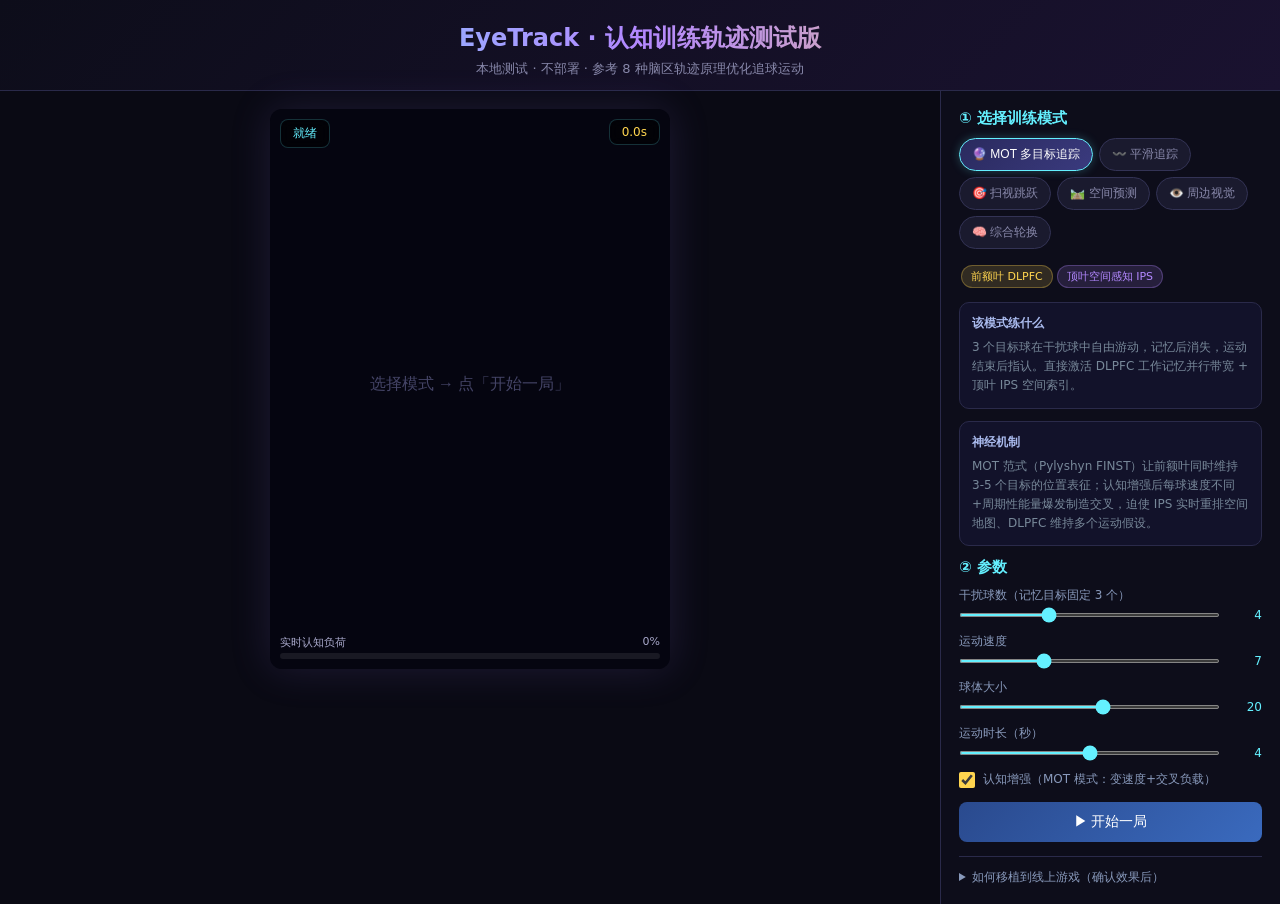
<file: cognitive-trajectory-test.html>
<!DOCTYPE html>
<html lang="zh-CN">
<head>
<meta charset="UTF-8">
<meta name="viewport" content="width=device-width, initial-scale=1.0">
<title>EyeTrack · 认知训练轨迹测试版</title>
<style>
  *{margin:0;padding:0;box-sizing:border-box}
  body{background:#0a0a14;color:#e0e0e8;font-family:'Segoe UI',system-ui,sans-serif;overflow-x:hidden}
  .header{text-align:center;padding:22px 20px 12px;background:linear-gradient(135deg,#0d0d1a,#1a1230);border-bottom:1px solid #2a2a4a}
  .header h1{font-size:24px;background:linear-gradient(90deg,#64f0ff,#b388ff,#ffd54f);-webkit-background-clip:text;-webkit-text-fill-color:transparent;font-weight:700}
  .header p{color:#8888aa;margin-top:6px;font-size:13px}
  .layout{display:grid;grid-template-columns:1fr 340px;gap:0}
  @media(max-width:880px){.layout{grid-template-columns:1fr}}
  .stage{display:flex;flex-direction:column;align-items:center;padding:18px;position:relative}
  .canvas-wrap{position:relative;border-radius:12px;overflow:hidden;box-shadow:0 0 40px rgba(120,100,200,.18);background:#050510}
  #cv{display:block;border-radius:12px;max-width:100%;height:auto;touch-action:none}
  .hud{position:absolute;top:10px;left:10px;right:10px;display:flex;justify-content:space-between;align-items:flex-start;pointer-events:none}
  .hud .tag{background:rgba(0,0,0,.55);backdrop-filter:blur(6px);padding:5px 12px;border-radius:8px;font-size:12px;border:1px solid rgba(100,240,255,.2)}
  .phase-label{color:#64f0ff}
  .timer-label{color:#ffd54f}
  .load-bar{position:absolute;bottom:10px;left:10px;right:10px;pointer-events:none}
  .load-bar .lab{font-size:11px;color:#aaaacc;margin-bottom:3px;display:flex;justify-content:space-between}
  .load-bar .track{height:6px;background:rgba(255,255,255,.08);border-radius:4px;overflow:hidden}
  .load-bar .fill{height:100%;width:0%;background:linear-gradient(90deg,#64f0ff,#b388ff,#ffd54f);transition:width .2s}
  .panel{background:#0d0d1a;border-left:1px solid #2a2a4a;padding:18px;overflow-y:auto}
  @media(max-width:880px){.panel{border-left:none;border-top:1px solid #2a2a4a}}
  .panel h2{font-size:15px;color:#64f0ff;margin-bottom:10px}
  .tabs{display:flex;flex-wrap:wrap;gap:6px;margin-bottom:14px}
  .tab{padding:7px 12px;border:1px solid #333355;border-radius:18px;background:#1a1a2e;color:#8888aa;cursor:pointer;font-size:12px;transition:all .2s}
  .tab:hover{border-color:#5566aa;color:#bbccee}
  .tab.active{background:linear-gradient(135deg,#2a2a5e,#3a3a7e);border-color:#64f0ff;color:#fff;box-shadow:0 0 10px rgba(100,240,255,.25)}
  .region{display:inline-block;padding:3px 9px;border-radius:12px;font-size:11px;margin:2px}
  .r-visual{background:rgba(100,240,255,.15);color:#64f0ff;border:1px solid rgba(100,240,255,.3)}
  .r-spatial{background:rgba(179,136,255,.15);color:#b388ff;border:1px solid rgba(179,136,255,.3)}
  .r-prefrontal{background:rgba(255,213,79,.15);color:#ffd54f;border:1px solid rgba(255,213,79,.3)}
  .r-reaction{background:rgba(255,138,128,.15);color:#ff8a80;border:1px solid rgba(255,138,128,.3)}
  .card{background:#12122a;border:1px solid #2a2a4a;border-radius:10px;padding:12px;margin-bottom:12px}
  .card h3{font-size:12px;color:#aabbee;margin-bottom:6px}
  .card p{font-size:12px;color:#778899;line-height:1.6}
  .ctrl{margin-bottom:11px}
  .ctrl label{display:block;font-size:12px;color:#8899bb;margin-bottom:4px}
  .row{display:flex;align-items:center;gap:8px}
  .row input[type=range]{flex:1;accent-color:#64f0ff;height:4px}
  .row .val{font-size:12px;color:#64f0ff;width:34px;text-align:right}
  .toggle{display:flex;align-items:center;gap:8px;font-size:12px;color:#8899bb;margin:8px 0}
  .toggle input{accent-color:#ffd54f;width:16px;height:16px}
  .btn{width:100%;padding:11px;border:none;border-radius:8px;background:linear-gradient(135deg,#2a4a8e,#3a6abe);color:#fff;font-size:14px;cursor:pointer;transition:all .2s;margin-top:6px}
  .btn:hover{box-shadow:0 0 16px rgba(100,180,255,.4)}
  .btn.alt{background:linear-gradient(135deg,#8e2a2e,#be3a3a)}
  .btn.ghost{background:#1a1a2e;border:1px solid #333355;color:#bbccee}
  .score{font-size:13px;color:#cdd;text-align:center;margin-top:10px;line-height:1.7}
  .score b{color:#ffd54f}
  details{margin-top:14px;border-top:1px solid #2a2a4a;padding-top:12px}
  details summary{cursor:pointer;color:#8899bb;font-size:12px}
  details p,details li{font-size:12px;color:#778899;line-height:1.7}
  details ul{margin:6px 0 6px 18px}
  .hint{position:absolute;bottom:34px;left:50%;transform:translateX(-50%);font-size:13px;color:#fff;background:rgba(0,0,0,.6);padding:6px 14px;border-radius:8px;pointer-events:none;opacity:0;transition:opacity .3s;text-align:center}
  .hint.show{opacity:1}
</style>
</head>
<body>
<div class="header">
  <h1>EyeTrack · 认知训练轨迹测试版</h1>
  <p>本地测试 · 不部署 · 参考 8 种脑区轨迹原理优化追球运动</p>
</div>

<div class="layout">
  <div class="stage">
    <div class="canvas-wrap">
      <canvas id="cv" width="400" height="560"></canvas>
      <div class="hud">
        <div class="tag phase-label" id="phaseLabel">就绪</div>
        <div class="tag timer-label" id="timerLabel">0.0s</div>
      </div>
      <div class="load-bar">
        <div class="lab"><span>实时认知负荷</span><span id="loadVal">0%</span></div>
        <div class="track"><div class="fill" id="loadFill"></div></div>
      </div>
      <div class="hint" id="hint"></div>
    </div>
  </div>

  <div class="panel">
    <h2>① 选择训练模式</h2>
    <div class="tabs" id="tabs"></div>

    <div id="regions" style="margin-bottom:12px"></div>

    <div class="card">
      <h3>该模式练什么</h3>
      <p id="modeDesc"></p>
    </div>

    <div class="card">
      <h3>神经机制</h3>
      <p id="modeNeuro"></p>
    </div>

    <h2>② 参数</h2>
    <div class="ctrl">
      <label>干扰球数（记忆目标固定 3 个）</label>
      <div class="row"><input type="range" id="pDistract" min="0" max="12" value="4"><span class="val" id="pDistractV">4</span></div>
    </div>
    <div class="ctrl">
      <label>运动速度</label>
      <div class="row"><input type="range" id="pSpeed" min="1" max="20" value="7"><span class="val" id="pSpeedV">7</span></div>
    </div>
    <div class="ctrl">
      <label>球体大小</label>
      <div class="row"><input type="range" id="pSize" min="10" max="28" value="20"><span class="val" id="pSizeV">20</span></div>
    </div>
    <div class="ctrl">
      <label>运动时长（秒）</label>
      <div class="row"><input type="range" id="pDur" min="2" max="6" value="4" step="0.5"><span class="val" id="pDurV">4</span></div>
    </div>

    <div class="toggle">
      <input type="checkbox" id="pEnhance" checked>
      <label for="pEnhance" style="margin:0">认知增强（MOT 模式：变速度+交叉负载）</label>
    </div>

    <button class="btn" id="playBtn">▶ 开始一局</button>
    <button class="btn ghost" id="confirmBtn" style="display:none">✓ 确认指认</button>
    <button class="btn alt" id="nextBtn" style="display:none">下一局 →</button>

    <div class="score" id="score"></div>

    <details>
      <summary>如何移植到线上游戏（确认效果后）</summary>
      <p>本测试页的轨迹函数都是纯函数、零依赖，可直接搬进 <code>game.js</code>：</p>
      <ul>
        <li>把 <code>updateMOT / updatePursuit / updateSaccade / updatePredict / updatePeripheral</code> 作为新的轨迹类型接入 engine</li>
        <li>levels.js 的 <code>trajType</code> 字段扩展为这 5 种 + 'fullbrain' 轮换</li>
        <li>记忆目标固定 3 个（Cowan K=4±1 最优训练负载），其余为干扰球</li>
        <li>实时认知负荷可作为难度自适应系数，替换当前固定 speed 曲线</li>
      </ul>
      <p>确认手感后告诉我，我把引擎并入正式项目并部署。</p>
    </details>
  </div>
</div>

<script>
// ====== 配置与状态 ======
const cv = document.getElementById('cv');
const ctx = cv.getContext('2d');
const W = cv.width, H = cv.height;
const TARGET_COUNT = 3;          // 固定记忆 3 个球（Cowan K 值最优）
const SHOW_DUR = 2.2;            // 记忆展示秒数

const REGION_LABEL = {
  visual:{name:'视觉皮层 V1/V5', cls:'r-visual'},
  spatial:{name:'顶叶空间感知 IPS', cls:'r-spatial'},
  prefrontal:{name:'前额叶 DLPFC', cls:'r-prefrontal'},
  reaction:{name:'反应/抑制', cls:'r-reaction'}
};

const MODES = {
  mot:{
    name:'🔮 MOT 多目标追踪', icon:'🔮',
    regions:['prefrontal','spatial'],
    desc:'3 个目标球在干扰球中自由游动，记忆后消失，运动结束后指认。直接激活 DLPFC 工作记忆并行带宽 + 顶叶 IPS 空间索引。',
    neuro:'MOT 范式（Pylyshyn FINST）让前额叶同时维持 3-5 个目标的位置表征；认知增强后每球速度不同+周期性能量爆发制造交叉，迫使 IPS 实时重排空间地图、DLPFC 维持多个运动假设。'
  },
  pursuit:{
    name:'〰️ 平滑追踪', icon:'〰️',
    regions:['visual'],
    desc:'球沿正弦/圆弧/8 字曲线匀速运动，用眼睛跟随。激活 V1→V5/MT 运动处理通路。',
    neuro:'平滑追踪眼动由小脑-脑桥调控，匀速曲线持续刺激 magnocellular 大细胞通路，提升运动方向/速度感知灵敏度（V5/MT）。记忆负载较低，偏"视觉皮层唤醒"。'
  },
  saccade:{
    name:'🎯 扫视跳跃', icon:'🎯',
    regions:['visual','reaction'],
    desc:'球在随机位置间瞬间跳转停留，训练快速扫视与空间注意转移。',
    neuro:'扫视由额叶眼区(FEF)与上丘控制；跳跃式刺激激活顶叶眼区(PEF)，强化空间注意转移速度，间接锻炼前额叶反应决策。'
  },
  predict:{
    name:'🛤️ 空间预测', icon:'🛤️',
    regions:['spatial','prefrontal'],
    desc:'球直线匀速、碰壁反弹、彼此交叉。需预判轨迹与碰撞点。',
    neuro:'轨迹预测激活 IPS 空间推理 + DLPFC 预测编码；球交叉时工作记忆需维持多个假设，直接锻炼并行处理。'
  },
  peripheral:{
    name:'👁️ 周边视觉', icon:'👁️',
    regions:['spatial','visual'],
    desc:'中心固定注视点，目标球在外围环带短距跳动闪烁，训练不转眼的周边觉察。',
    neuro:'周边刺激激活 V1 离心区与 V2/V3 周边映射；训练顶叶注意网络在眼位不动时感知周边事件，扩展有效视野(UFOV)。'
  },
  fullbrain:{
    name:'🧠 综合轮换', icon:'🧠',
    regions:['prefrontal','spatial','visual'],
    desc:'每局在 MOT→平滑→扫视→预测 间轮换，全流程覆盖四大脑区。',
    neuro:'间隔重复+多范式轮换最大化突触可塑性(LTP)；每日 5 分钟分模块优于集中练习。'
  }
};
const FULLBRAIN_SEQ = ['mot','pursuit','saccade','predict'];

const G = {
  mode:'mot', fbIndex:0,
  enhance:true,
  p:{distract:4, speed:7, size:20, dur:4},
  balls:[], targetIds:[], selected:[],
  phase:'idle', phaseStart:0, moveElapsed:0,
  crossings:0, closeSet:new Set(), load:0,
  round:0, totalCorrect:0, roundsDone:0,
  raf:null, lastT:0
};

// ====== 工具 ======
function rand(a,b){return a+Math.random()*(b-a);}
function clamp(v,a,b){return Math.max(a,Math.min(b,v));}
function normAngle(a){while(a>Math.PI)a-=2*Math.PI;while(a<-Math.PI)a+=2*Math.PI;return a;}

function makeBall(x,y,target){
  return {
    x,y, vx:0, vy:0, r:G.p.size, target:!!target, id:Math.random(),
    trail:[],
    // swim 字段
    angle:rand(0,Math.PI*2), turnRate:2.4,
    baseSpeed:0, speedFactor:1, burst:0, burstT:rand(1,3),
    swimFreq:rand(0.5,1.4), swimPhase:rand(0,Math.PI*2), swimAmp:rand(20,70),
    // pursuit 字段
    curveType:Math.floor(rand(0,3)), amp:rand(70,150), freq:rand(0.4,1.0), phase:rand(0,Math.PI*2),
    cx:0, cy:0,
    // saccade / peripheral 字段
    nextJump:rand(0.4,1.2), stay:0, isFix:false,
    flash:0
  };
}

function resolveOverlaps(){
  // 硬位移修正，保证零重叠（参考 swim 模型经验）
  const arr=G.balls;
  for(let iter=0;iter<4;iter++){
    for(let i=0;i<arr.length;i++){
      for(let j=i+1;j<arr.length;j++){
        const a=arr[i],b=arr[j];
        const dx=b.x-a.x, dy=b.y-a.y; let d=Math.hypot(dx,dy);
        const min=a.r+b.r+2;
        if(d<min){
          if(d<0.01){d=0.01;}
          const ox=(dx/d)*(min-d)/2, oy=(dy/d)*(min-d)/2;
          a.x-=ox; a.y-=oy; b.x+=ox; b.y+=oy;
        }
      }
    }
    for(const b of arr){ b.x=clamp(b.x,b.r,W-b.r); b.y=clamp(b.y,b.r,H-b.r); }
  }
}

function initRound(){
  G.balls=[]; G.selected=[]; G.crossings=0; G.closeSet.clear(); G.load=0;
  const cx=W/2, cy=H/2;
  // 3 个目标
  for(let i=0;i<TARGET_COUNT;i++){
    const ang=(i/TARGET_COUNT)*Math.PI*2 + rand(-0.3,0.3);
    const b=makeBall(cx+Math.cos(ang)*rand(60,140), cy+Math.sin(ang)*rand(60,140), true);
    G.balls.push(b);
  }
  // 干扰球
  for(let i=0;i<G.p.distract;i++){
    G.balls.push(makeBall(rand(60,W-60), rand(80,H-60), false));
  }
  // pursuit / peripheral 中心点
  G.balls.forEach(b=>{ b.cx=rand(80,W-80); b.cy=rand(100,H-80); });
  // 速度
  const baseSp = G.p.speed*20;
  G.balls.forEach(b=>{
    b.baseSpeed = baseSp * (G.enhance? rand(0.85,1.35) : 1);
    b.speedFactor = 1;
  });
  resolveOverlaps();
  G.targetIds = G.balls.filter(b=>b.target).map(b=>b.id);
  G.phase='show'; G.phaseStart=performance.now()/1000;
  showHint('记住红圈标记的 '+TARGET_COUNT+' 个球');
  document.getElementById('playBtn').style.display='none';
  document.getElementById('confirmBtn').style.display='none';
  document.getElementById('nextBtn').style.display='none';
}

// ====== 运动更新（每种模式一个函数）======
function updateMOT(dt){
  for(const b of G.balls){
    // 朝随机目标点转向（平滑）
    const dx=b.cx-b.x, dy=b.cy-b.y; const dist=Math.hypot(dx,dy);
    if(dist<14 || b.stay<=0){
      b.cx=rand(60,W-60); b.cy=rand(80,H-80); b.stay=rand(1.2,2.6);
    } else b.stay-=dt;
    const desired=Math.atan2(dy,dx);
    b.angle += clamp(normAngle(desired-b.angle), -b.turnRate*dt, b.turnRate*dt);
    // 路径弯曲（swim 波浪）
    b.angle += Math.sin(performance.now()/1000*b.swimFreq + b.swimPhase)*b.swimAmp*dt*0.02;
    // 认知增强：周期性速度爆发 → 制造交叉
    let sp=b.baseSpeed*b.speedFactor;
    if(G.enhance){
      b.burstT-=dt;
      if(b.burstT<=0){ b.burst=rand(0.4,0.9); b.burstT=rand(1.5,3.5); }
      if(b.burst>0){ sp*=1.7; b.burst-=dt; }
    }
    b.vx=Math.cos(b.angle)*sp; b.vy=Math.sin(b.angle)*sp;
    b.x+=b.vx*dt; b.y+=b.vy*dt;
    // 碰壁反弹
    if(b.x<b.r){b.x=b.r;b.angle=Math.PI-b.angle;}
    if(b.x>W-b.r){b.x=W-b.r;b.angle=Math.PI-b.angle;}
    if(b.y<b.r){b.y=b.r;b.angle=-b.angle;}
    if(b.y>H-b.r){b.y=H-b.r;b.angle=-b.angle;}
    pushTrail(b);
  }
  resolveOverlaps();
}

function updatePursuit(dt){
  const t=G.moveElapsed;
  for(const b of G.balls){
    const ph=t*b.freq + b.phase;
    if(b.curveType===0){ b.x=b.cx+Math.sin(ph)*b.amp; b.y=b.cy+Math.sin(ph*1.5)*b.amp*0.5; }
    else if(b.curveType===1){ b.x=b.cx+Math.cos(ph)*b.amp; b.y=b.cy+Math.sin(ph)*b.amp*0.7; }
    else { b.x=b.cx+Math.sin(ph)*b.amp; b.y=b.cy+Math.sin(ph*2)*b.amp*0.5; }
    b.x=clamp(b.x,b.r,W-b.r); b.y=clamp(b.y,b.r,H-b.r);
    pushTrail(b);
  }
}

function updateSaccade(dt){
  for(const b of G.balls){
    if(b.isFix) continue;
    b.nextJump-=dt;
    if(b.nextJump<=0){
      b.x=rand(70,W-70); b.y=rand(90,H-70);
      b.nextJump=rand(0.7,1.6); b.flash=1;
      resolveOverlaps();
    }
    if(b.flash>0) b.flash-=dt*1.5;
  }
}

function updatePredict(dt){
  const sp=G.p.speed*20;
  for(const b of G.balls){
    b.x+=b.vx*dt; b.y+=b.vy*dt;
    if(b.x<b.r){b.x=b.r;b.vx*=-1;}
    if(b.x>W-b.r){b.x=W-b.r;b.vx*=-1;}
    if(b.y<b.r){b.y=b.r;b.vy*=-1;}
    if(b.y>H-b.r){b.y=H-b.r;b.vy*=-1;}
    pushTrail(b);
  }
}

function updatePeripheral(dt){
  const cx=W/2, cy=H/2;
  for(const b of G.balls){
    b.nextJump-=dt;
    if(b.nextJump<=0){
      const ang=rand(0,Math.PI*2), d=rand(150,250);
      b.x=clamp(cx+Math.cos(ang)*d, b.r, W-b.r);
      b.y=clamp(cy+Math.sin(ang)*d, b.r, H-b.r);
      b.nextJump=rand(0.8,1.8); b.flash=1;
      resolveOverlaps();
    }
    if(b.flash>0) b.flash-=dt*2;
  }
}

function pushTrail(b){
  b.trail.push({x:b.x,y:b.y});
  if(b.trail.length>16) b.trail.shift();
}

function updateLoad(){
  // 实时认知负荷：球数×速度×交叉事件×干扰
  let avgSp=0; for(const b of G.balls){ avgSp+=Math.hypot(b.vx,b.vy); }
  avgSp/=G.balls.length||1;
  const spNorm=clamp(avgSp/260,0,1);
  let load=(G.balls.length*3.2 + spNorm*32 + G.crossings*1.5 + G.p.distract*3);
  if(G.mode==='mot' && G.enhance) load*=1.15;
  G.load=clamp(Math.round(load),0,100);
  // 交叉计数
  const arr=G.balls;
  for(let i=0;i<arr.length;i++)for(let j=i+1;j<arr.length;j++){
    const d=Math.hypot(arr[i].x-arr[j].x, arr[i].y-arr[j].y);
    const key=i+'_'+j;
    if(d < (arr[i].r+arr[j].r)*1.15){
      if(!G.closeSet.has(key)){ G.closeSet.add(key); G.crossings++; }
    } else G.closeSet.delete(key);
  }
}

// ====== 渲染 ======
function draw(){
  ctx.fillStyle='#050510'; ctx.fillRect(0,0,W,H);
  // 网格
  ctx.strokeStyle='rgba(40,40,80,.25)'; ctx.lineWidth=1;
  for(let x=0;x<W;x+=50){ctx.beginPath();ctx.moveTo(x,0);ctx.lineTo(x,H);ctx.stroke();}
  for(let y=0;y<H;y+=50){ctx.beginPath();ctx.moveTo(0,y);ctx.lineTo(W,y);ctx.stroke();}
  // 周边视觉：中心注视点
  if(G.mode==='peripheral'){
    ctx.strokeStyle='rgba(100,240,255,.25)';ctx.lineWidth=1;
    ctx.beginPath();ctx.moveTo(W/2-14,H/2);ctx.lineTo(W/2+14,H/2);ctx.moveTo(W/2,H/2-14);ctx.lineTo(W/2,H/2+14);ctx.stroke();
  }
  // 轨迹
  for(const b of G.balls){
    if(b.trail.length>1){
      ctx.strokeStyle='rgba(179,136,255,.22)';ctx.lineWidth=2;
      ctx.beginPath();
      b.trail.forEach((p,i)=>{i===0?ctx.moveTo(p.x,p.y):ctx.lineTo(p.x,p.y);});
      ctx.stroke();
    }
  }
  // 球
  for(const b of G.balls){
    const col = b.flash>0 ? '#64f0ff' : '#9C27B0';
    const g=ctx.createRadialGradient(b.x,b.y,0,b.x,b.y,b.r*2);
    g.addColorStop(0,col); g.addColorStop(.5,col+'80'); g.addColorStop(1,col+'00');
    ctx.fillStyle=g; ctx.beginPath(); ctx.arc(b.x,b.y,b.r*2,0,Math.PI*2); ctx.fill();
    ctx.fillStyle=col; ctx.beginPath(); ctx.arc(b.x,b.y,b.r,0,Math.PI*2); ctx.fill();
    ctx.fillStyle='rgba(255,255,255,.3)'; ctx.beginPath(); ctx.arc(b.x-b.r*.3,b.y-b.r*.3,b.r*.4,0,Math.PI*2); ctx.fill();
    // 环
    if(G.phase==='show' && b.target){
      ctx.strokeStyle='#ff4444';ctx.lineWidth=3;ctx.beginPath();ctx.arc(b.x,b.y,b.r+6,0,Math.PI*2);ctx.stroke();
    }
    if(G.phase==='input' && G.selected.includes(b.id)){
      ctx.strokeStyle='#64f0ff';ctx.lineWidth=3;ctx.beginPath();ctx.arc(b.x,b.y,b.r+6,0,Math.PI*2);ctx.stroke();
    }
    if(G.phase==='result'){
      if(b.target){ctx.strokeStyle='#4caf50';}       // 正确目标
      else if(G.selected.includes(b.id)){ctx.strokeStyle='#f44336';} // 误选
      else continue;
      ctx.lineWidth=3;ctx.beginPath();ctx.arc(b.x,b.y,b.r+6,0,Math.PI*2);ctx.stroke();
    }
  }
  // 阶段提示
  ctx.font='15px Segoe UI'; ctx.textAlign='center';
  if(G.phase==='move'){ ctx.fillStyle='#64f0ff'; ctx.fillText('追踪它们的位置…', W/2, 30); }
  if(G.phase==='input'){ ctx.fillStyle='#ffd54f'; ctx.fillText('点击你记得的 '+TARGET_COUNT+' 个目标', W/2, 30); }
  if(G.phase==='result'){ ctx.fillStyle='#fff'; ctx.fillText('本局结果', W/2, 30); }
}

// ====== 主循环 ======
function loop(ts){
  if(!G.lastT) G.lastT=ts;
  let dt=(ts-G.lastT)/1000; G.lastT=ts; dt=Math.min(dt,0.05);
  const now=ts/1000;
  if(G.phase==='show'){
    if(now-G.phaseStart>SHOW_DUR){ startMove(); }
  } else if(G.phase==='move'){
    G.moveElapsed+=dt;
    const m=G.mode==='fullbrain'?FULLBRAIN_SEQ[G.fbIndex]:G.mode;
    if(m==='mot')updateMOT(dt);
    else if(m==='pursuit')updatePursuit(dt);
    else if(m==='saccade')updateSaccade(dt);
    else if(m==='predict')updatePredict(dt);
    else if(m==='peripheral')updatePeripheral(dt);
    updateLoad();
    if(G.moveElapsed>=G.p.dur){ startInput(); }
  }
  if(G.phase!=='idle') draw();
  if(G.phase==='show'||G.phase==='move'){
    document.getElementById('phaseLabel').textContent = G.phase==='show'?'记忆中':'追踪中';
    document.getElementById('timerLabel').textContent = (G.phase==='show'? Math.max(0,SHOW_DUR-(now-G.phaseStart)) : G.moveElapsed).toFixed(1)+'s';
    document.getElementById('loadFill').style.width=G.load+'%';
    document.getElementById('loadVal').textContent=G.load+'%';
  }
  G.raf=requestAnimationFrame(loop);
}

function startMove(){
  G.phase='move'; G.moveElapsed=0; G.crossings=0; G.closeSet.clear();
  if(G.mode==='predict'){ // 初始化直线速度
    for(const b of G.balls){ const a=rand(0,Math.PI*2); b.vx=Math.cos(a)*G.p.speed*20*0.6; b.vy=Math.sin(a)*G.p.speed*20*0.6; }
  }
  showHint('球开始移动，盯住它们！');
  setTimeout(()=>hideHint(),1200);
}
function startInput(){
  G.phase='input';
  document.getElementById('phaseLabel').textContent='指认';
  document.getElementById('confirmBtn').style.display='block';
  showHint('现在点击你记得的目标');
}
function confirmSel(){
  if(G.selected.length<TARGET_COUNT){ showHint('还需选 '+ (TARGET_COUNT-G.selected.length)+' 个'); return; }
  G.phase='result';
  const correct=G.selected.filter(id=>G.targetIds.includes(id)).length;
  G.round++; G.totalCorrect+=correct; G.roundsDone++;
  const acc=(correct/TARGET_COUNT*100).toFixed(0);
  const cum=(G.totalCorrect/(G.roundsDone*TARGET_COUNT)*100).toFixed(0);
  document.getElementById('score').innerHTML=
    '本局正确 <b>'+correct+'/'+TARGET_COUNT+'</b>（'+acc+'%）<br>累计 '+G.roundsDone+' 局 · 平均 <b>'+cum+'%</b>';
  document.getElementById('confirmBtn').style.display='none';
  document.getElementById('nextBtn').style.display='block';
  draw();
}
function nextRound(){
  if(G.mode==='fullbrain'){ G.fbIndex=(G.fbIndex+1)%FULLBRAIN_SEQ.length; setMode(FULLBRAIN_SEQ[G.fbIndex], true); }
  initRound();
}

// ====== 交互 ======
function showHint(t){const h=document.getElementById('hint');h.textContent=t;h.classList.add('show');}
function hideHint(){document.getElementById('hint').classList.remove('show');}

cv.addEventListener('pointerdown',e=>{
  if(G.phase!=='input')return;
  const r=cv.getBoundingClientRect();
  const x=(e.clientX-r.left)*(W/r.width), y=(e.clientY-r.top)*(H/r.height);
  let hit=null,best=1e9;
  for(const b of G.balls){const d=Math.hypot(b.x-x,b.y-y);if(d<b.r+8&&d<best){best=d;hit=b;}}
  if(hit){
    const i=G.selected.indexOf(hit.id);
    if(i>=0)G.selected.splice(i,1); else if(G.selected.length<TARGET_COUNT)G.selected.push(hit.id);
    draw();
  }
});

function setMode(m, silent){
  G.mode=m;
  document.querySelectorAll('.tab').forEach(t=>t.classList.toggle('active', t.dataset.m===m));
  const md=MODES[m];
  document.getElementById('regions').innerHTML=md.regions.map(r=>
    `<span class="region ${REGION_LABEL[r].cls}">${REGION_LABEL[r].name}</span>`).join('');
  document.getElementById('modeDesc').textContent=md.desc;
  document.getElementById('modeNeuro').textContent=md.neuro;
  document.getElementById('pEnhance').parentElement.style.display = (m==='mot')?'flex':'none';
}

function buildTabs(){
  const c=document.getElementById('tabs');
  Object.keys(MODES).forEach((k,i)=>{
    const b=document.createElement('button');
    b.className='tab'+(i===0?' active':''); b.dataset.m=k; b.textContent=MODES[k].name;
    b.onclick=()=>{ if(G.phase==='idle'||G.phase==='result'){ setMode(k); initRound(); } else setMode(k); };
    c.appendChild(b);
  });
}

['Distract','Speed','Size','Dur'].forEach(k=>{
  const el=document.getElementById('p'+k);
  el.oninput=()=>{
    const v=parseFloat(el.value); G.p[k.toLowerCase()]=v;
    document.getElementById('p'+k+'V').textContent=v;
    G.balls.forEach(b=>b.r=G.p.size);
  };
});
document.getElementById('pEnhance').onchange=e=>{G.enhance=e.target.checked;};

document.getElementById('playBtn').onclick=()=>{ if(G.phase==='idle') initRound(); };
document.getElementById('confirmBtn').onclick=confirmSel;
document.getElementById('nextBtn').onclick=nextRound;

// ====== 启动 ======
buildTabs(); setMode('mot');
ctx.fillStyle='#050510'; ctx.fillRect(0,0,W,H);
ctx.font='16px Segoe UI'; ctx.fillStyle='#444466'; ctx.textAlign='center';
ctx.fillText('选择模式 → 点「开始一局」', W/2, H/2);
G.raf=requestAnimationFrame(loop);
</script>
</body>
</html>
</file>
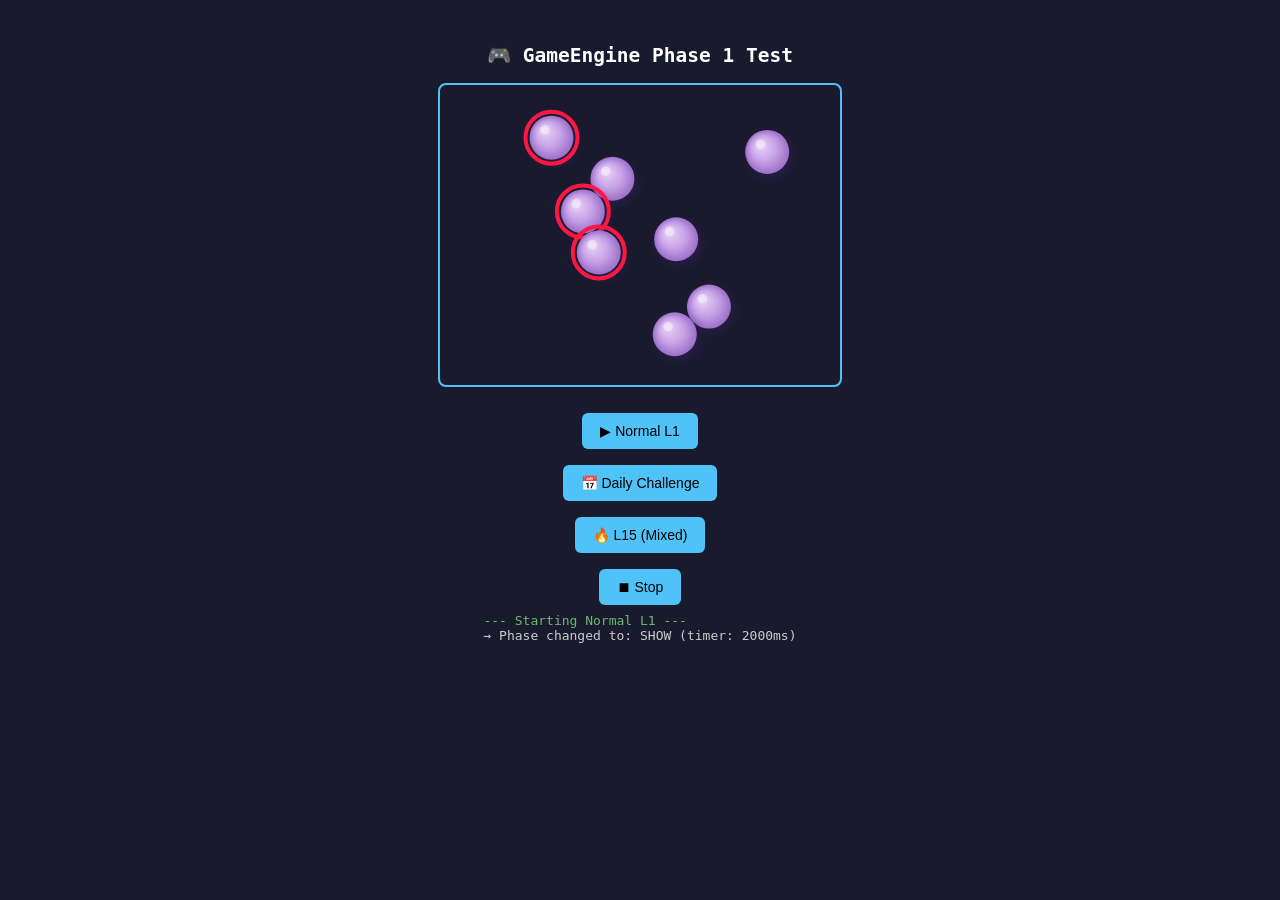
<file: test-game.html>
<!DOCTYPE html>
<html lang="en">
<head>
<meta charset="UTF-8">
<title>Game Engine Test</title>
<style>
  body { background: #1a1a2e; display: flex; flex-direction: column; align-items: center; padding: 20px; }
  canvas { border: 2px solid #4FC3F7; border-radius: 8px; }
  button { margin: 8px; padding: 10px 18px; font-size: 14px; cursor: pointer; background: #4FC3F7; border: none; border-radius: 6px; }
  .pass { color: #66BB6A; } .fail { color: #EF5350; }
  pre { background: #000; color: #fff; padding: 12px; border-radius: 6px; font-size: 12px; max-width: 800px; }
</style>
</head>
<body>
<h2 style="color:#fff;font-family:monospace;">🎮 GameEngine Phase 1 Test</h2>
<canvas id="game" width="400" height="300"></canvas>
<br>
<button onclick="startNormal()">▶ Normal L1</button>
<button onclick="startDaily()">📅 Daily Challenge</button>
<button onclick="startL15()">🔥 L15 (Mixed)</button>
<button onclick="stopGame()">⏹ Stop</button>
<div id="log"></div>

<script src="config.js"></script>
<script src="levels.js"></script>
<script src="game.js"></script>
<script>
const log = document.getElementById('log');
function msg(m, t='info') { const d=document.createElement('div'); d.className=t; d.style.color=t==='pass'?'#66BB6A':t==='fail'?'#EF5350':'#ccc'; d.style.fontFamily='monospace'; d.textContent=m; log.appendChild(d); }

let engine = null;

function makeEngine() {
  if (engine) engine.stop();
  const canvas = document.getElementById('game');
  engine = new GameEngine(canvas);
  engine.onPhaseChange = (p) => {
    const names = ['IDLE','SHOW','TRANSITION','MOVE','STOP','INPUT','RESULT'];
    msg(`→ Phase changed to: ${names[p]} (timer: ${engine.phaseTimer.toFixed(0)}ms)`);
  };
}

function startNormal() {
  makeEngine();
  msg('--- Starting Normal L1 ---', 'pass');
  engine.startLevel(1, false);
}

function startDaily() {
  makeEngine();
  msg('--- Starting Daily Challenge ---', 'pass');
  engine.startLevel(1, true);
  setTimeout(() => {
    msg(`Daily seed: ${engine.dailySeed}`, 'pass');
    msg(`Daily targets: ${JSON.stringify(engine.balls.filter(b=>b.isTarget).map(b=>b.index))}`);
  }, 100);
}

function startL15() {
  makeEngine();
  msg('--- Starting L15 (12 balls, mixed) ---', 'pass');
  engine.startLevel(15, false);
  setTimeout(() => {
    const types = engine.balls.map(b => b.moveType);
    msg(`Ball moveTypes: ${types.join(', ')}`);
  }, 100);
}

function stopGame() {
  if (engine) { engine.stop(); msg('Engine stopped'); }
}

// Auto-start L1 for visual confirmation
window.onload = () => { startNormal(); };
</script>
</body>
</html>
</file>
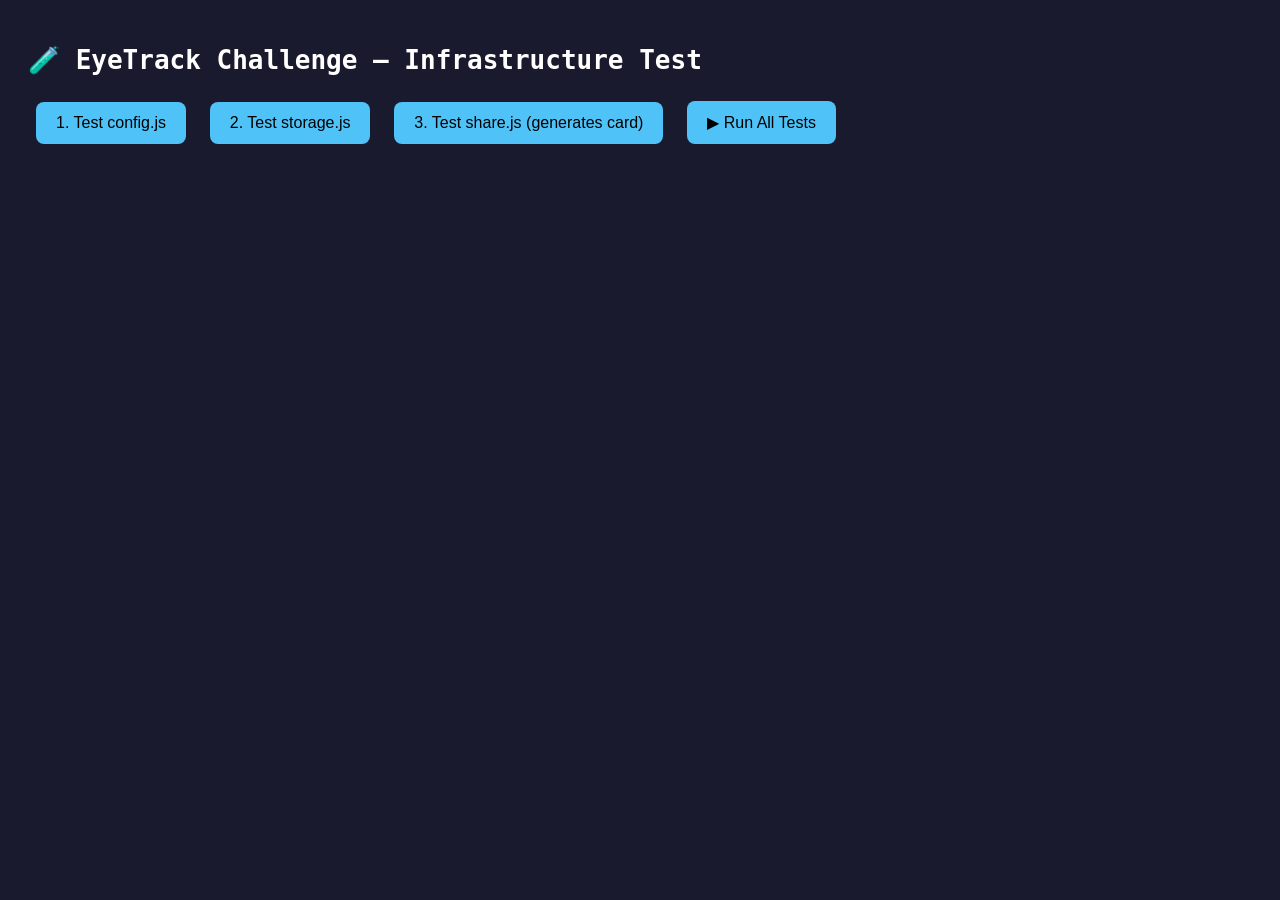
<file: test.html>
<!DOCTYPE html>
<html lang="en">
<head>
<meta charset="UTF-8">
<title>EyeTrack Config Test</title>
<style>
  body { background: #1a1a2e; color: #fff; font-family: monospace; padding: 20px; }
  button { margin: 8px; padding: 12px 20px; font-size: 16px; cursor: pointer; background: #4FC3F7; border: none; border-radius: 8px; }
  button:hover { background: #29B6F6; }
  .pass { color: #66BB6A; }
  .fail { color: #EF5350; }
  pre { background: #000; padding: 12px; border-radius: 6px; overflow-x: auto; font-size: 13px; }
  #cardPreview { max-width: 360px; border-radius: 12px; margin-top: 12px; display: block; }
</style>
</head>
<body>

<h1>🧪 EyeTrack Challenge — Infrastructure Test</h1>

<div id="results"></div>

<button onclick="testConfig()">1. Test config.js</button>
<button onclick="testStorage()">2. Test storage.js</button>
<button onclick="testShare()">3. Test share.js (generates card)</button>
<button onclick="testAll()">▶ Run All Tests</button>

<canvas id="cardPreview"></canvas>

<script src="config.js"></script>
<script src="storage.js"></script>
<script src="share.js"></script>

<script>
const results = document.getElementById('results');

function log(msg, type = 'info') {
  const div = document.createElement('div');
  div.className = type;
  div.innerHTML = msg;
  results.appendChild(div);
  console.log(`[${type}]`, msg);
}

/* ========== TEST 1: config.js ========== */
function testConfig() {
  log('<b>── Test 1: config.js ──</b>');

  // Basic structure
  if (!window.CONFIG) { log('❌ window.CONFIG not found', 'fail'); return; }
  log('✅ window.CONFIG exists', 'pass');

  // GAME
  const g = CONFIG.GAME;
  log(g.ballRadius === 22 ? '✅ GAME.ballRadius = 22' : `❌ GAME.ballRadius = ${g.ballRadius}`, g.ballRadius === 22 ? 'pass' : 'fail');
  log(g.targetCount === 3 ? '✅ GAME.targetCount = 3' : `❌ targetCount wrong`, g.targetCount === 3 ? 'pass' : 'fail');

  // Seeded RNG reproducibility
  const rng1 = CONFIG.DAILY_CHALLENGE.seededRandom('2026-07-25');
  const rng2 = CONFIG.DAILY_CHALLENGE.seededRandom('2026-07-25');
  const seq1 = [rng1(), rng1(), rng1()];
  const seq2 = [rng2(), rng2(), rng2()];
  const match = seq1.every((v, i) => Math.abs(v - seq2[i]) < 1e-10);
  log(match ? '✅ seededRandom reproducible across instances' : `❌ sequences differ: ${seq1} vs ${seq2}`, match ? 'pass' : 'fail');

  // Distribution check (1000 calls, expect mean ~0.5)
  const rng3 = CONFIG.DAILY_CHALLENGE.seededRandom('test-seed-xyz');
  let sum = 0; for (let i = 0; i < 1000; i++) sum += rng3();
  const mean = sum / 1000;
  const distOK = Math.abs(mean - 0.5) < 0.05;
  log(distOK ? `✅ RNG distribution OK (mean=${mean.toFixed(3)})` : `❌ RNG biased (mean=${mean.toFixed(3)})`, distOK ? 'pass' : 'fail');

  // Fail captions
  log(CONFIG.SHARE.failCaptions.length >= 10 ? `✅ ${CONFIG.SHARE.failCaptions.length} fail captions loaded` : '❌ Not enough captions', CONFIG.SHARE.failCaptions.length >= 10 ? 'pass' : 'fail');

  // Sounds
  log(CONFIG.SOUNDS.correct.length === 2 ? '✅ SOUNDS.correct has 2 notes' : '❌ SOUNDS config issue', CONFIG.SOUNDS.correct.length === 2 ? 'pass' : 'fail');

  log('<br>');
}

/* ========== TEST 2: storage.js ========== */
function testStorage() {
  log('<b>── Test 2: storage.js ──</b>');

  if (!window.StorageManager) { log('❌ StorageManager not found', 'fail'); return; }
  log('✅ StorageManager exists', 'pass');

  // Clean slate
  localStorage.clear();

  // Best level
  StorageManager.setBestLevel(5);
  const best = StorageManager.getBestLevel();
  log(best === 5 ? `✅ getBestLevel() = ${best}` : `❌ expected 5 got ${best}`, best === 5 ? 'pass' : 'fail');

  // Total plays
  StorageManager.incrementTotalPlays();
  StorageManager.incrementTotalPlays();
  const plays = StorageManager.getTotalPlays();
  log(plays === 2 ? `✅ getTotalPlays() = ${plays}` : `❌ expected 2 got ${plays}`, plays === 2 ? 'pass' : 'fail');

  // Daily result
  StorageManager.setDailyResult(8, 73);
  const daily = StorageManager.getDailyResult();
  log(daily && daily.level === 8 && daily.accuracy === 73 ? `✅ Daily result saved: L${daily.level} ${daily.accuracy}%` : `❌ daily result broken: ${JSON.stringify(daily)}`, daily && daily.level === 8 ? 'pass' : 'fail');

  // Has played today
  const played = StorageManager.hasPlayedDailyToday();
  log(played ? '✅ hasPlayedDailyToday() = true' : '❌ hasPlayedDailyToday() should be true', played ? 'pass' : 'fail');

  // Corruption handling
  localStorage.setItem('etc_daily_result', 'not-json{{{');
  const corrupt = StorageManager.getDailyResult();
  log(corrupt === null ? '✅ Corrupted data gracefully returns null' : `❌ Should return null, got ${corrupt}`, corrupt === null ? 'pass' : 'fail');

  // Privacy mode simulation (overwrite getItem to throw)
  const origGet = localStorage.getItem;
  localStorage.getItem = () => { throw new Error('Private mode'); };
  const safeRead = StorageManager.getBestLevel();
  localStorage.getItem = origGet;
  log(safeRead === 1 ? `✅ Privacy mode fallback works (returned ${safeRead})` : `❌ Privacy mode broke`, safeRead === 1 ? 'pass' : 'fail');

  log('<br>');
}

/* ========== TEST 3: share.js ========== */
function testShare() {
  log('<b>── Test 3: share.js ──</b>');

  if (!window.ShareManager) { log('❌ ShareManager not found', 'fail'); return; }
  log('✅ ShareManager exists', 'pass');

  // Generate card
  try {
    const canvas = ShareManager.generateResultCard({ level: 8, accuracy: 73, isDaily: false });
    log(canvas && canvas.width === 1080 && canvas.height === 1920 ? `✅ Card generated: ${canvas.width}×${canvas.height}` : '❌ Card dimensions wrong', 'pass');

    // Show preview (scale down)
    const preview = document.getElementById('cardPreview');
    preview.width = 360;
    preview.height = 640;
    const ctx = preview.getContext('2d');
    ctx.drawImage(canvas, 0, 0, 360, 640);
    log('✅ Card preview rendered below 👇', 'pass');

    // Normalize accuracy
    const acc1 = ShareManager._normalizeAccuracy(0.73);
    const acc2 = ShareManager._normalizeAccuracy(73);
    log(acc1 === 73 && acc2 === 73 ? '✅ _normalizeAccuracy handles both formats' : `❌ normalize failed: ${acc1}, ${acc2}`, acc1 === 73 ? 'pass' : 'fail');

    // Copy text (only test in secure context)
    ShareManager.copyShareText({ level: 8, accuracy: 73 }).then(() => {
      log('✅ Share text copied to clipboard (check your clipboard!)', 'pass');
    }).catch(err => {
      log(`⚠️ Clipboard copy failed (expected on file://): ${err.message}`, 'fail');
    });

  } catch (err) {
    log(`❌ generateResultCard threw: ${err.message}`, 'fail');
  }

  log('<br>');
}

/* ========== RUN ALL ========== */
function testAll() {
  results.innerHTML = '';
  testConfig();
  setTimeout(() => { testStorage(); setTimeout(() => { testShare(); }, 100); }, 100);
}
</script>

</body>
</html>
</file>
